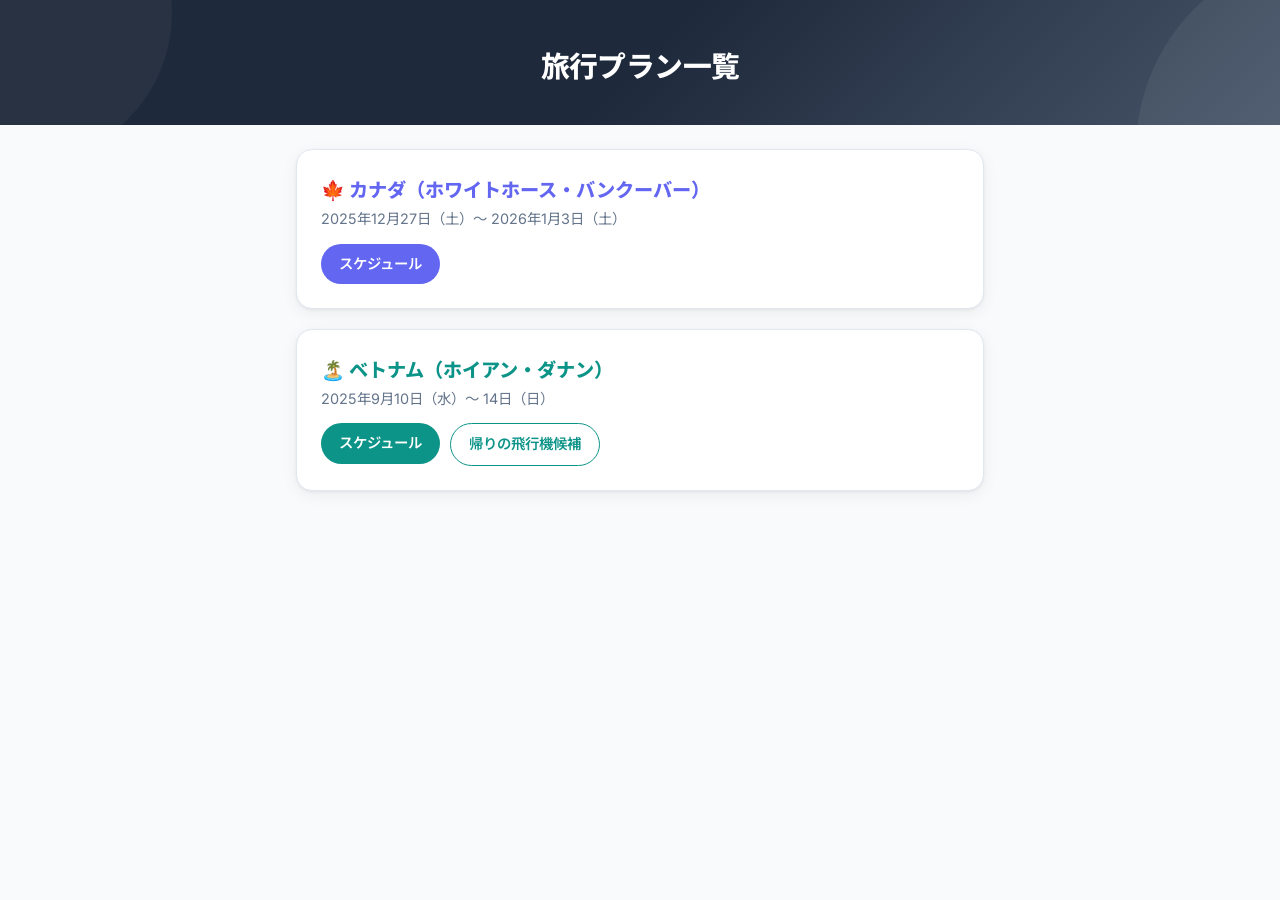
<file: index.html>
<!DOCTYPE html>
<html lang="ja">
<head>
<meta charset="UTF-8">
<meta name="viewport" content="width=device-width, initial-scale=1">
<title>旅行プラン一覧</title>
<meta name="description" content="これまでの旅行のスケジュールと飛行機候補の一覧。">
<meta property="og:type" content="website">
<meta property="og:title" content="旅行プラン一覧">
<meta property="og:description" content="これまでの旅行のスケジュールと飛行機候補の一覧。">
<meta name="theme-color" content="#334155">
<link rel="icon" href="data:image/svg+xml,<svg xmlns='http://www.w3.org/2000/svg' viewBox='0 0 100 100'><text y='.9em' font-size='90'>🧳</text></svg>">
<link rel="preconnect" href="https://fonts.googleapis.com">
<link rel="preconnect" href="https://fonts.gstatic.com" crossorigin>
<link href="https://fonts.googleapis.com/css2?family=Inter:wght@400;600;800&family=Noto+Sans+JP:wght@400;600;800&display=swap" rel="stylesheet">
<link rel="stylesheet" href="common.css">
<style>
  :root {
    --primary: #475569;
    --primary-dark: #334155;
    --primary-light: #cbd5e1;
    --primary-tint: rgba(71,85,105,0.08);
    --primary-tint-border: rgba(71,85,105,0.15);
    --bg: #f8fafc;
    --text: #0f172a;
    --gradient-start: #1e293b;
    --gradient-end: #475569;
    --shadow-hover: 0 4px 24px rgba(71,85,105,0.16);
  }

  .trip-card { padding: 24px; }

  .trip-card h2 {
    font-size: 1.2em;
    font-weight: 800;
    color: var(--trip-color);
  }

  .trip-card .period {
    font-size: 0.9em;
    color: var(--text-muted);
    margin-bottom: 12px;
  }

  .trip-links {
    list-style: none;
    display: flex;
    flex-wrap: wrap;
    gap: 10px;
  }

  .trip-links a {
    display: inline-block;
    padding: 8px 18px;
    border-radius: 50px;
    font-size: 0.9em;
    font-weight: 600;
    text-decoration: none;
    color: #fff;
    background: var(--trip-color);
  }

  .trip-links a.secondary {
    color: var(--trip-color);
    background: transparent;
    border: 1px solid var(--trip-color);
  }

  .canada  { --trip-color: #6366f1; }
  .vietnam { --trip-color: #0d9488; }

  @media (prefers-color-scheme: dark) {
    .canada  { --trip-color: #a5b4fc; }
    .vietnam { --trip-color: #5eead4; }
    .trip-links a { color: #0b1120; }
  }
</style>
</head>
<body>

<header class="hero">
  <h1>旅行プラン一覧</h1>
</header>

<main class="container">

  <section class="card trip-card canada">
    <h2>🍁 カナダ（ホワイトホース・バンクーバー）</h2>
    <p class="period">2025年12月27日（土）〜 2026年1月3日（土）</p>
    <ul class="trip-links">
      <li><a href="canada.html">スケジュール</a></li>
    </ul>
  </section>

  <section class="card trip-card vietnam">
    <h2>🏝️ ベトナム（ホイアン・ダナン）</h2>
    <p class="period">2025年9月10日（水）〜 14日（日）</p>
    <ul class="trip-links">
      <li><a href="vietnam.html">スケジュール</a></li>
      <li><a class="secondary" href="vietnam-flights.html">帰りの飛行機候補</a></li>
    </ul>
  </section>

</main>

</body>
</html>
</file>
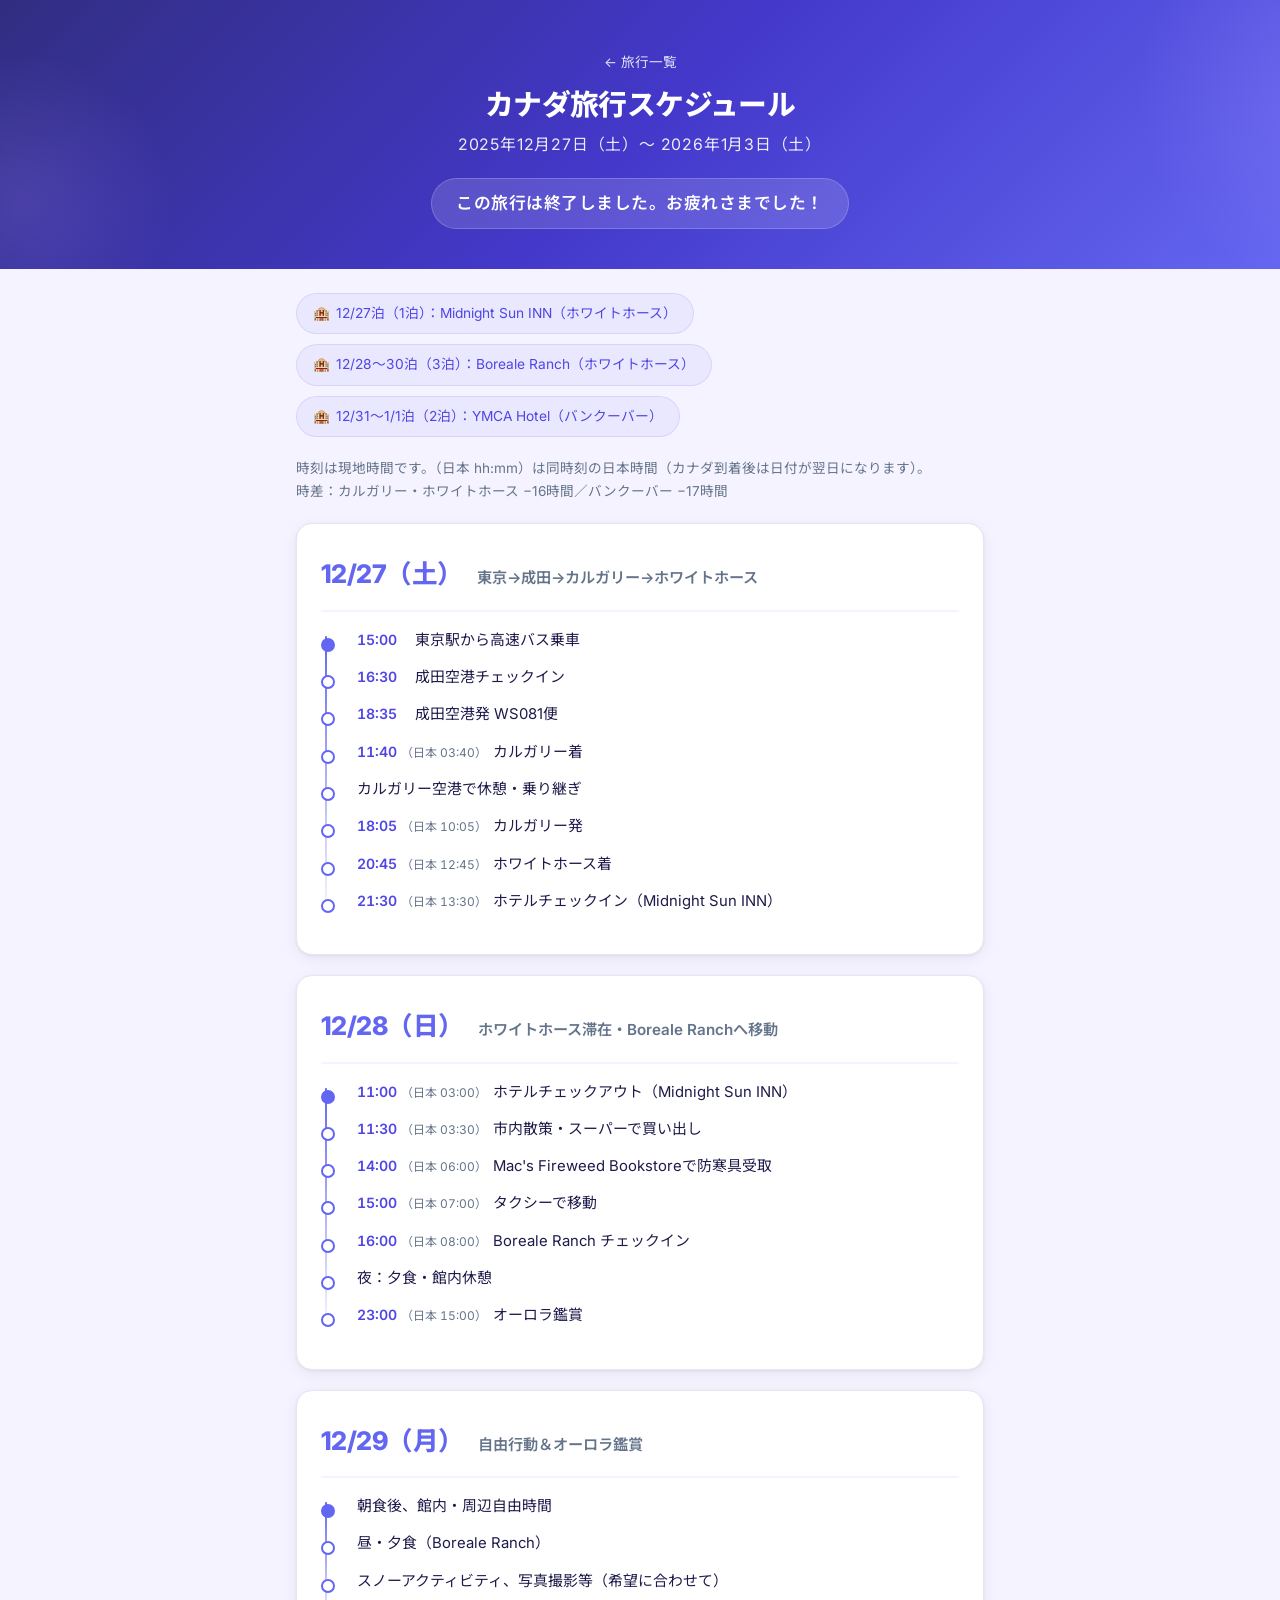
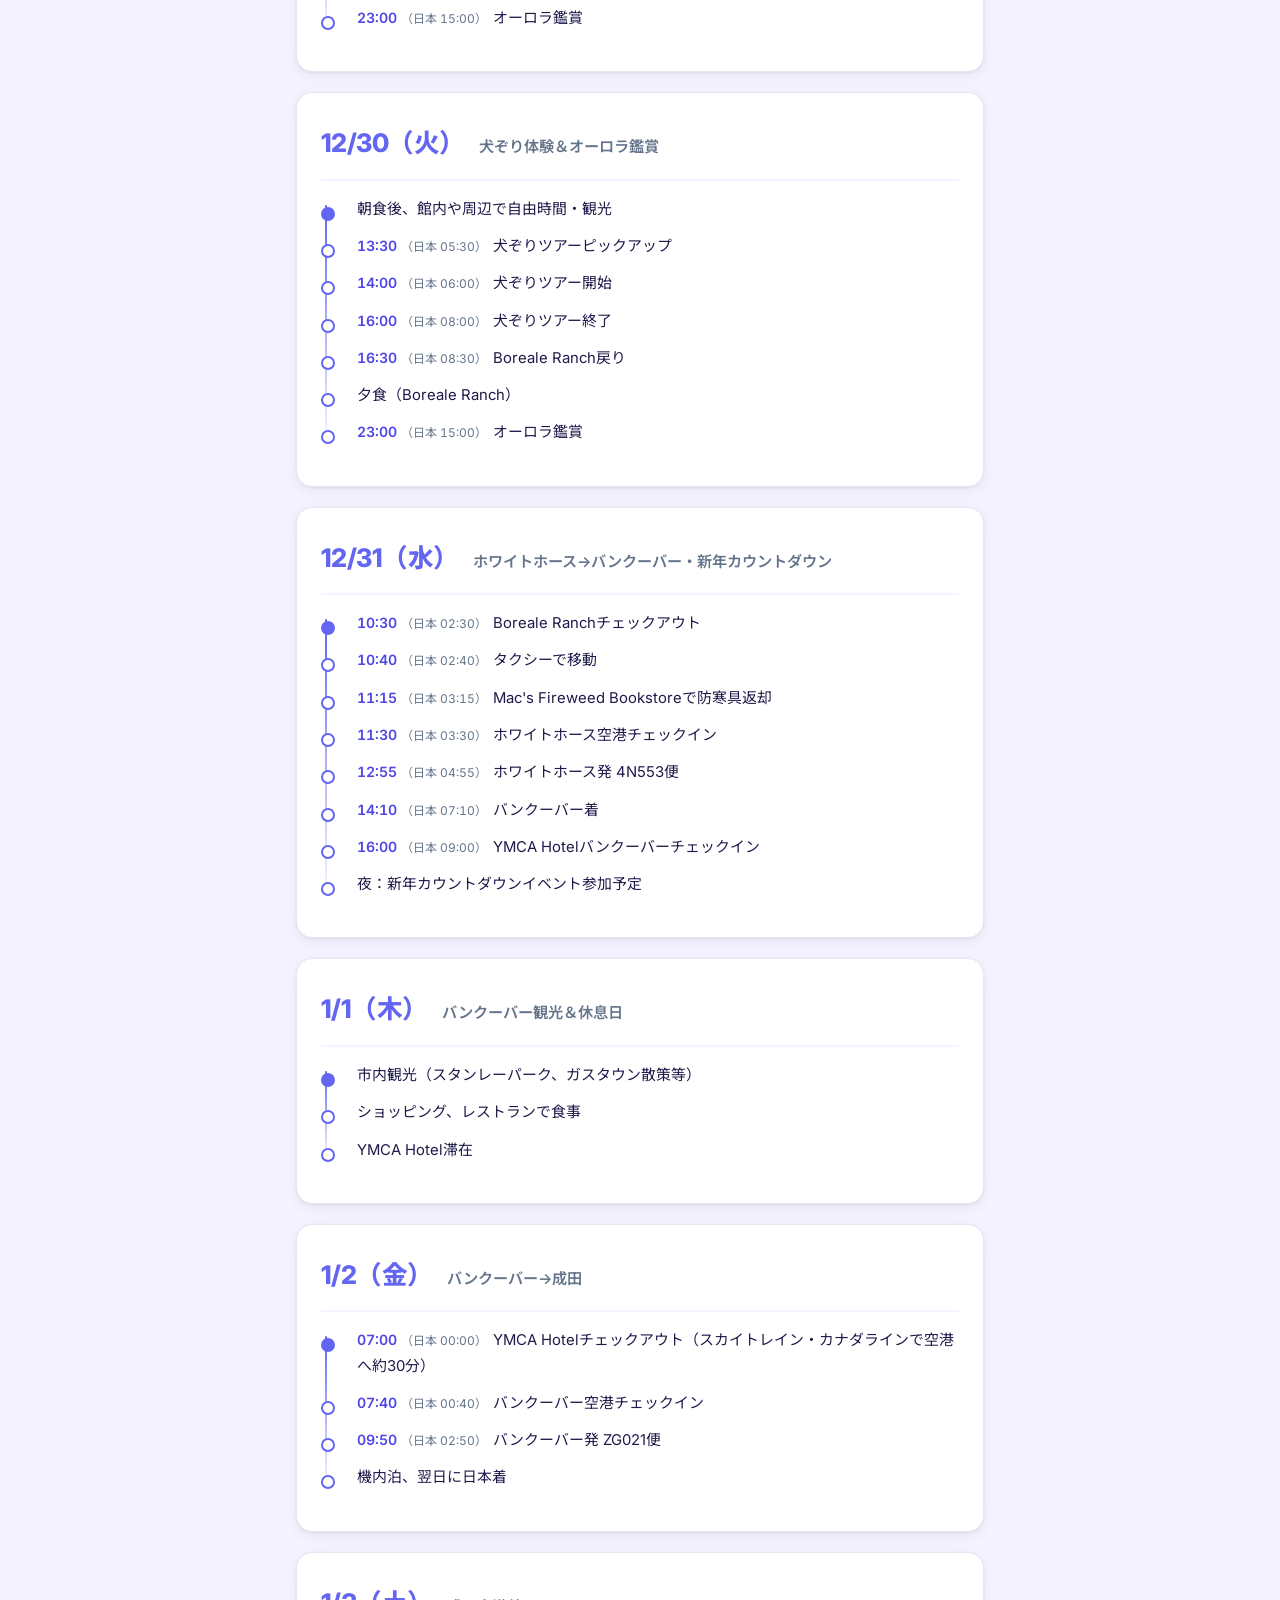
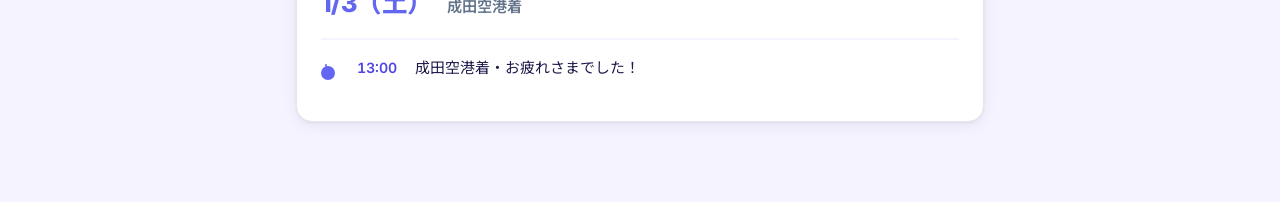
<file: canada.html>
<!DOCTYPE html>
<html lang="ja">
<head>
<meta charset="UTF-8">
<meta name="viewport" content="width=device-width, initial-scale=1">
<title>カナダ旅行スケジュール（2025年12月27日～2026年1月3日）</title>
<meta name="description" content="ホワイトホースでオーロラ鑑賞、バンクーバーで年越しをするカナダ旅行のスケジュール。">
<meta property="og:type" content="website">
<meta property="og:title" content="カナダ旅行スケジュール（2025/12/27〜2026/1/3）">
<meta property="og:description" content="ホワイトホースでオーロラ鑑賞、バンクーバーで年越しをするカナダ旅行のスケジュール。">
<meta name="theme-color" content="#4338ca">
<link rel="icon" href="data:image/svg+xml,<svg xmlns='http://www.w3.org/2000/svg' viewBox='0 0 100 100'><text y='.9em' font-size='90'>🍁</text></svg>">
<link rel="preconnect" href="https://fonts.googleapis.com">
<link rel="preconnect" href="https://fonts.gstatic.com" crossorigin>
<link href="https://fonts.googleapis.com/css2?family=Inter:wght@400;600;800&family=Noto+Sans+JP:wght@400;600;800&display=swap" rel="stylesheet">
<link rel="stylesheet" href="common.css">
<style>
  :root {
    --primary: #6366f1;
    --primary-dark: #4f46e5;
    --primary-light: #a5b4fc;
    --primary-tint: rgba(99,102,241,0.08);
    --primary-tint-border: rgba(99,102,241,0.15);
    --bg: #f5f3ff;
    --text: #1e1b4b;
    --gradient-start: #312e81;
    --gradient-mid: #4338ca;
    --gradient-end: #6366f1;
    --hero-glow: radial-gradient(circle, rgba(167,139,250,0.25) 0%, transparent 70%);
    --shadow-hover: 0 4px 24px rgba(99,102,241,0.14);
  }
</style>
<script src="countdown.js" defer></script>
</head>
<body>

<header class="hero">
  <a class="back-link" href="index.html">← 旅行一覧</a>
  <h1>カナダ旅行スケジュール</h1>
  <p class="subtitle">2025年12月27日（土）〜 2026年1月3日（土）</p>
  <p class="countdown" aria-live="polite"
     data-start="2025-12-27T15:00:00+09:00"
     data-end="2026-01-03T13:00:00+09:00">出発まであと--日--時間--分</p>
</header>

<main class="container">

  <ul class="hotels">
    <li class="hotel">12/27泊（1泊）：Midnight Sun INN（ホワイトホース）</li>
    <li class="hotel">12/28〜30泊（3泊）：Boreale Ranch（ホワイトホース）</li>
    <li class="hotel">12/31〜1/1泊（2泊）：YMCA Hotel（バンクーバー）</li>
  </ul>

  <p class="legend">時刻は現地時間です。（日本 hh:mm）は同時刻の日本時間（カナダ到着後は日付が翌日になります）。<br>
  時差：カルガリー・ホワイトホース −16時間／バンクーバー −17時間</p>

  <section class="card day-card">
    <h2 class="day-header">
      <time class="day-date" datetime="2025-12-27">12/27（土）</time>
      <span class="day-title">東京→成田→カルガリー→ホワイトホース</span>
    </h2>
    <ul class="timeline">
      <li><span class="time">15:00</span>東京駅から高速バス乗車</li>
      <li><span class="time">16:30</span>成田空港チェックイン</li>
      <li><span class="time">18:35</span>成田空港発 WS081便</li>
      <li><span class="time">11:40<span class="jst">（日本 03:40）</span></span>カルガリー着</li>
      <li>カルガリー空港で休憩・乗り継ぎ</li>
      <li><span class="time">18:05<span class="jst">（日本 10:05）</span></span>カルガリー発</li>
      <li><span class="time">20:45<span class="jst">（日本 12:45）</span></span>ホワイトホース着</li>
      <li><span class="time">21:30<span class="jst">（日本 13:30）</span></span>ホテルチェックイン（Midnight Sun INN）</li>
    </ul>
  </section>

  <section class="card day-card">
    <h2 class="day-header">
      <time class="day-date" datetime="2025-12-28">12/28（日）</time>
      <span class="day-title">ホワイトホース滞在・Boreale Ranchへ移動</span>
    </h2>
    <ul class="timeline">
      <li><span class="time">11:00<span class="jst">（日本 03:00）</span></span>ホテルチェックアウト（Midnight Sun INN）</li>
      <li><span class="time">11:30<span class="jst">（日本 03:30）</span></span>市内散策・スーパーで買い出し</li>
      <li><span class="time">14:00<span class="jst">（日本 06:00）</span></span>Mac's Fireweed Bookstoreで防寒具受取</li>
      <li><span class="time">15:00<span class="jst">（日本 07:00）</span></span>タクシーで移動</li>
      <li><span class="time">16:00<span class="jst">（日本 08:00）</span></span>Boreale Ranch チェックイン</li>
      <li>夜：夕食・館内休憩</li>
      <li><span class="time">23:00<span class="jst">（日本 15:00）</span></span>オーロラ鑑賞</li>
    </ul>
  </section>

  <section class="card day-card">
    <h2 class="day-header">
      <time class="day-date" datetime="2025-12-29">12/29（月）</time>
      <span class="day-title">自由行動＆オーロラ鑑賞</span>
    </h2>
    <ul class="timeline">
      <li>朝食後、館内・周辺自由時間</li>
      <li>昼・夕食（Boreale Ranch）</li>
      <li>スノーアクティビティ、写真撮影等（希望に合わせて）</li>
      <li><span class="time">23:00<span class="jst">（日本 15:00）</span></span>オーロラ鑑賞</li>
    </ul>
  </section>

  <section class="card day-card">
    <h2 class="day-header">
      <time class="day-date" datetime="2025-12-30">12/30（火）</time>
      <span class="day-title">犬ぞり体験＆オーロラ鑑賞</span>
    </h2>
    <ul class="timeline">
      <li>朝食後、館内や周辺で自由時間・観光</li>
      <li><span class="time">13:30<span class="jst">（日本 05:30）</span></span>犬ぞりツアーピックアップ</li>
      <li><span class="time">14:00<span class="jst">（日本 06:00）</span></span>犬ぞりツアー開始</li>
      <li><span class="time">16:00<span class="jst">（日本 08:00）</span></span>犬ぞりツアー終了</li>
      <li><span class="time">16:30<span class="jst">（日本 08:30）</span></span>Boreale Ranch戻り</li>
      <li>夕食（Boreale Ranch）</li>
      <li><span class="time">23:00<span class="jst">（日本 15:00）</span></span>オーロラ鑑賞</li>
    </ul>
  </section>

  <section class="card day-card">
    <h2 class="day-header">
      <time class="day-date" datetime="2025-12-31">12/31（水）</time>
      <span class="day-title">ホワイトホース→バンクーバー・新年カウントダウン</span>
    </h2>
    <ul class="timeline">
      <li><span class="time">10:30<span class="jst">（日本 02:30）</span></span>Boreale Ranchチェックアウト</li>
      <li><span class="time">10:40<span class="jst">（日本 02:40）</span></span>タクシーで移動</li>
      <li><span class="time">11:15<span class="jst">（日本 03:15）</span></span>Mac's Fireweed Bookstoreで防寒具返却</li>
      <li><span class="time">11:30<span class="jst">（日本 03:30）</span></span>ホワイトホース空港チェックイン</li>
      <li><span class="time">12:55<span class="jst">（日本 04:55）</span></span>ホワイトホース発 4N553便</li>
      <li><span class="time">14:10<span class="jst">（日本 07:10）</span></span>バンクーバー着</li>
      <li><span class="time">16:00<span class="jst">（日本 09:00）</span></span>YMCA Hotelバンクーバーチェックイン</li>
      <li>夜：新年カウントダウンイベント参加予定</li>
    </ul>
  </section>

  <section class="card day-card">
    <h2 class="day-header">
      <time class="day-date" datetime="2026-01-01">1/1（木）</time>
      <span class="day-title">バンクーバー観光＆休息日</span>
    </h2>
    <ul class="timeline">
      <li>市内観光（スタンレーパーク、ガスタウン散策等）</li>
      <li>ショッピング、レストランで食事</li>
      <li>YMCA Hotel滞在</li>
    </ul>
  </section>

  <section class="card day-card">
    <h2 class="day-header">
      <time class="day-date" datetime="2026-01-02">1/2（金）</time>
      <span class="day-title">バンクーバー→成田</span>
    </h2>
    <ul class="timeline">
      <li><span class="time">07:00<span class="jst">（日本 00:00）</span></span>YMCA Hotelチェックアウト（スカイトレイン・カナダラインで空港へ約30分）</li>
      <li><span class="time">07:40<span class="jst">（日本 00:40）</span></span>バンクーバー空港チェックイン</li>
      <li><span class="time">09:50<span class="jst">（日本 02:50）</span></span>バンクーバー発 ZG021便</li>
      <li>機内泊、翌日に日本着</li>
    </ul>
  </section>

  <section class="card day-card">
    <h2 class="day-header">
      <time class="day-date" datetime="2026-01-03">1/3（土）</time>
      <span class="day-title">成田空港着</span>
    </h2>
    <ul class="timeline">
      <li><span class="time">13:00</span>成田空港着・お疲れさまでした！</li>
    </ul>
  </section>

</main>

</body>
</html>
</file>
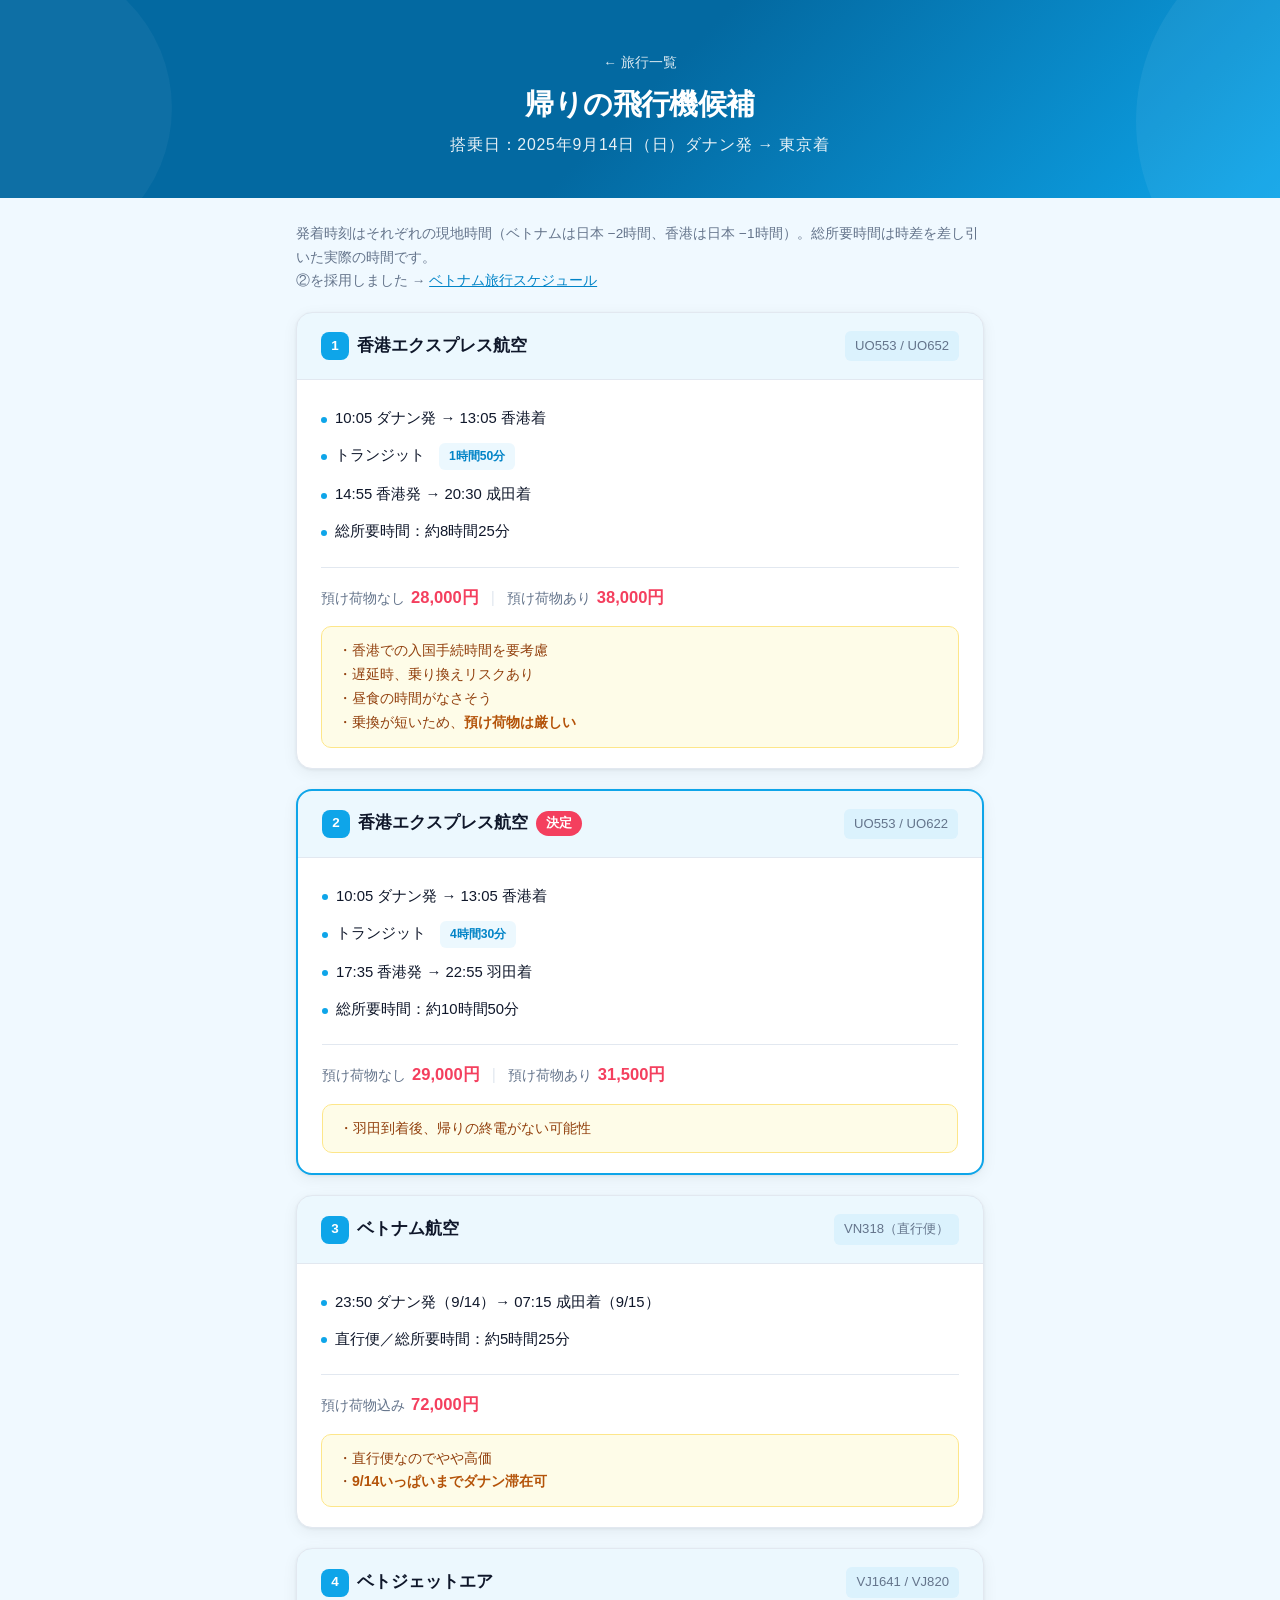
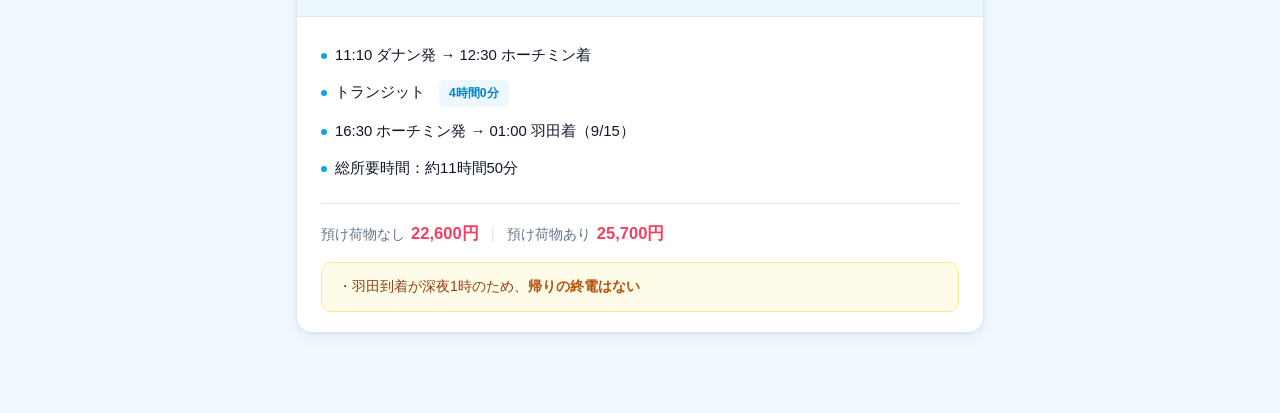
<file: Plane.html>
<!DOCTYPE html>
<html lang="ja">
<head>
<meta charset="UTF-8">
<meta name="viewport" content="width=device-width, initial-scale=1">
<title>移動しました</title>
<meta http-equiv="refresh" content="0; url=vietnam-flights.html">
<link rel="canonical" href="vietnam-flights.html">
</head>
<body>
<p>このページは <a href="vietnam-flights.html">帰りの飛行機候補</a> に移動しました。</p>
</body>
</html>
</file>
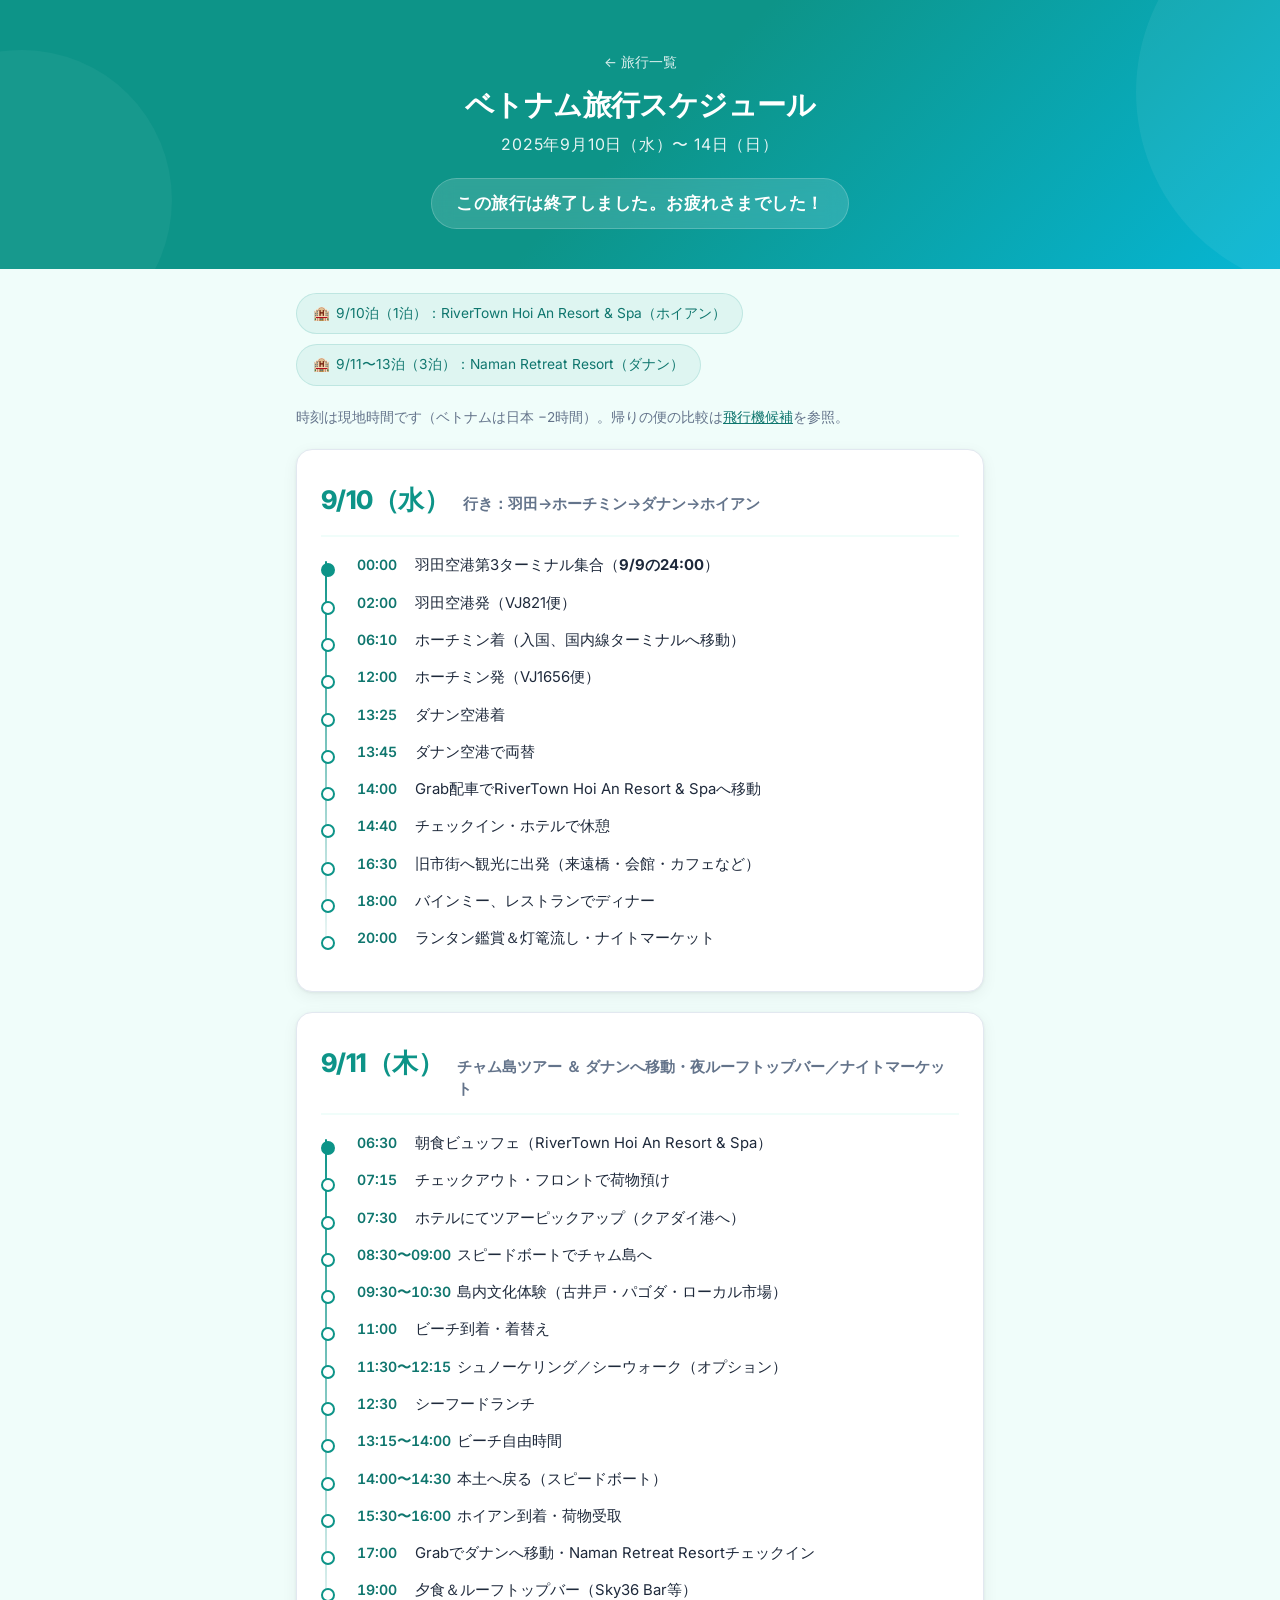
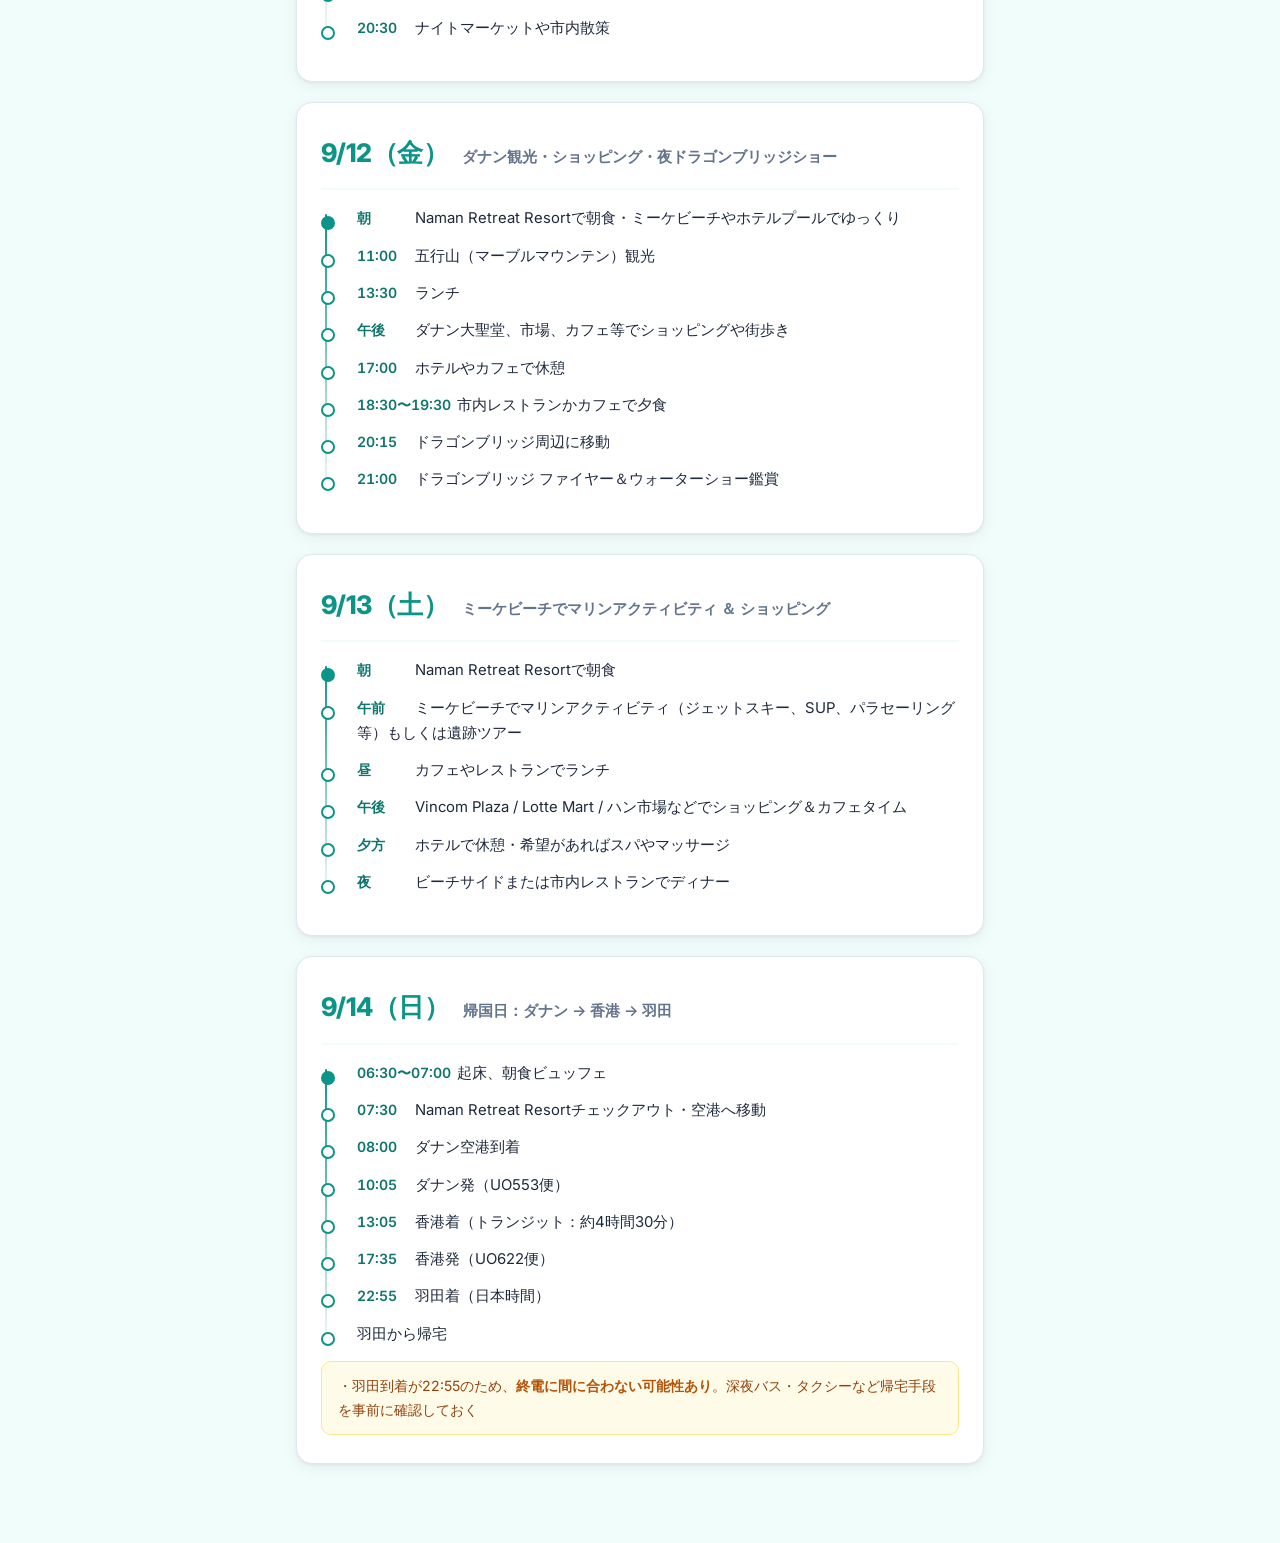
<file: schedule.html>
<!DOCTYPE html>
<html lang="ja">
<head>
<meta charset="UTF-8">
<meta name="viewport" content="width=device-width, initial-scale=1">
<title>移動しました</title>
<meta http-equiv="refresh" content="0; url=vietnam.html">
<link rel="canonical" href="vietnam.html">
</head>
<body>
<p>このページは <a href="vietnam.html">ベトナム旅行スケジュール</a> に移動しました。</p>
</body>
</html>
</file>
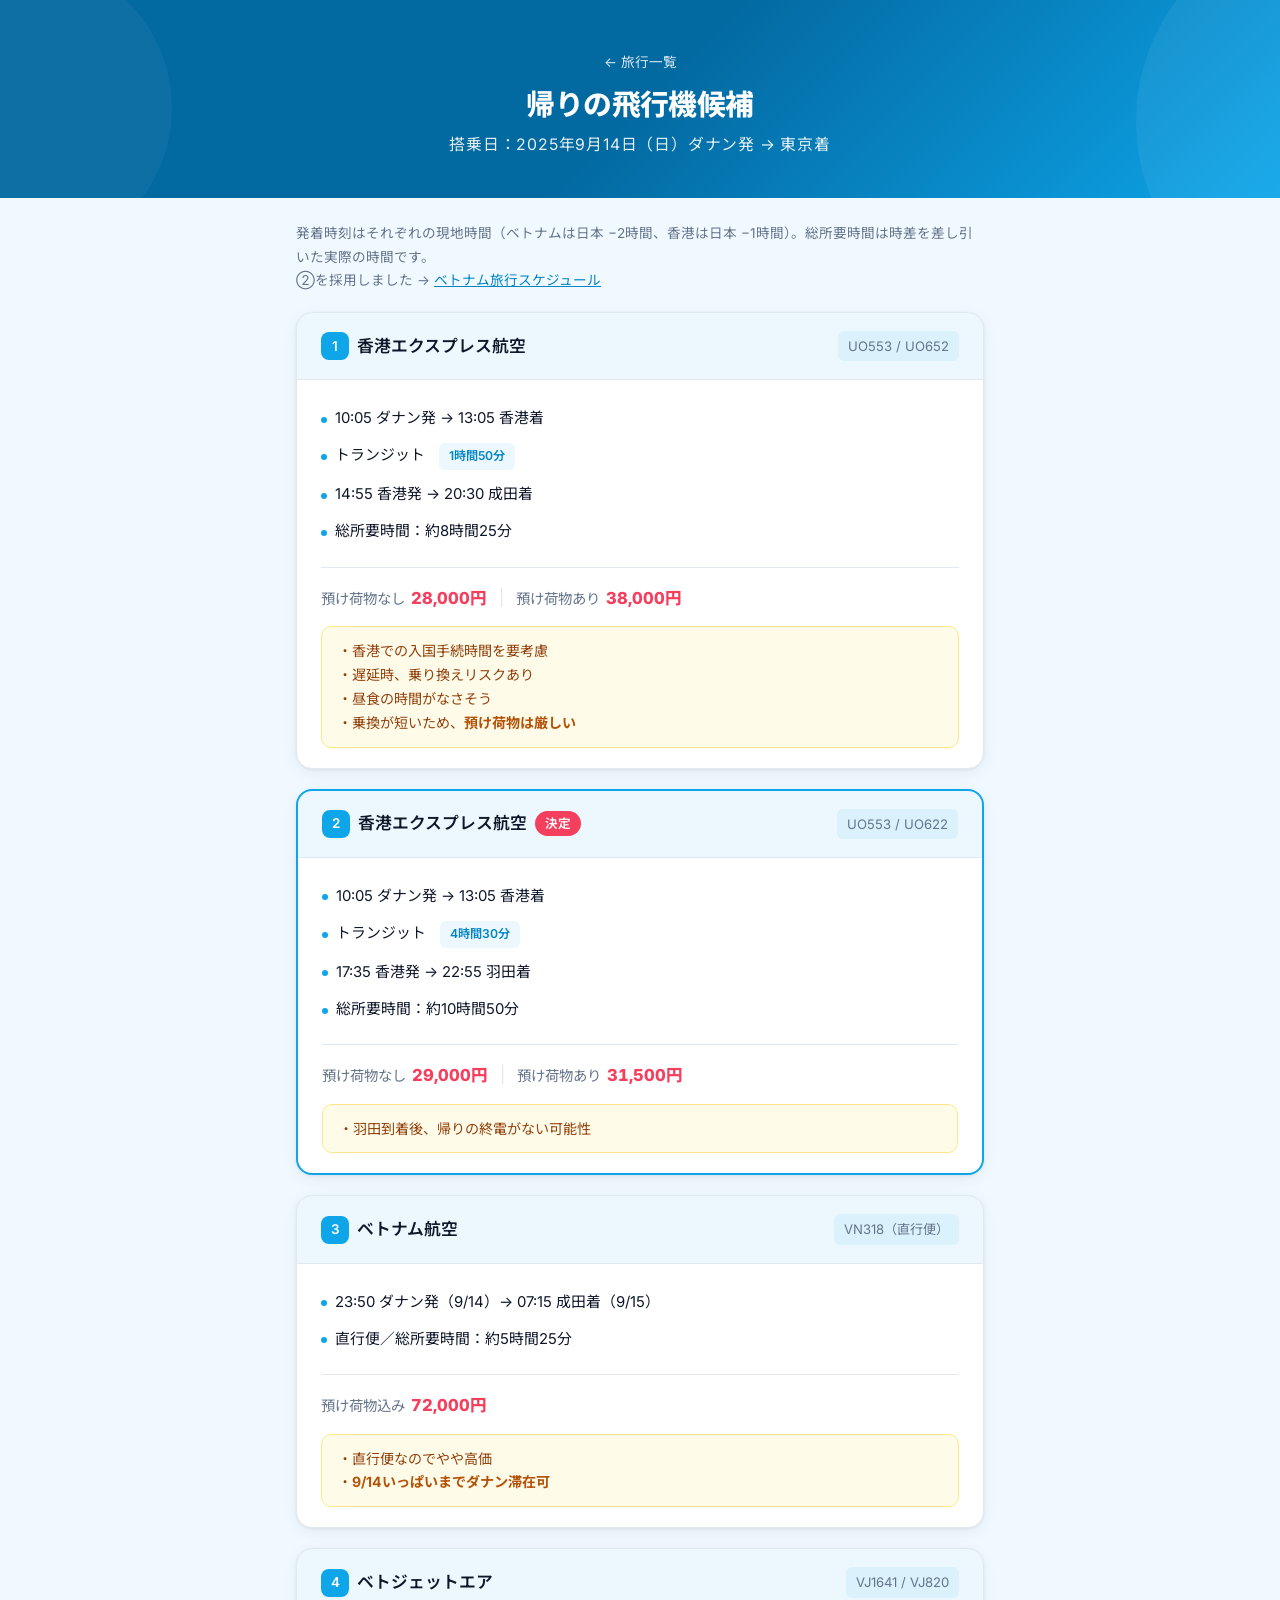
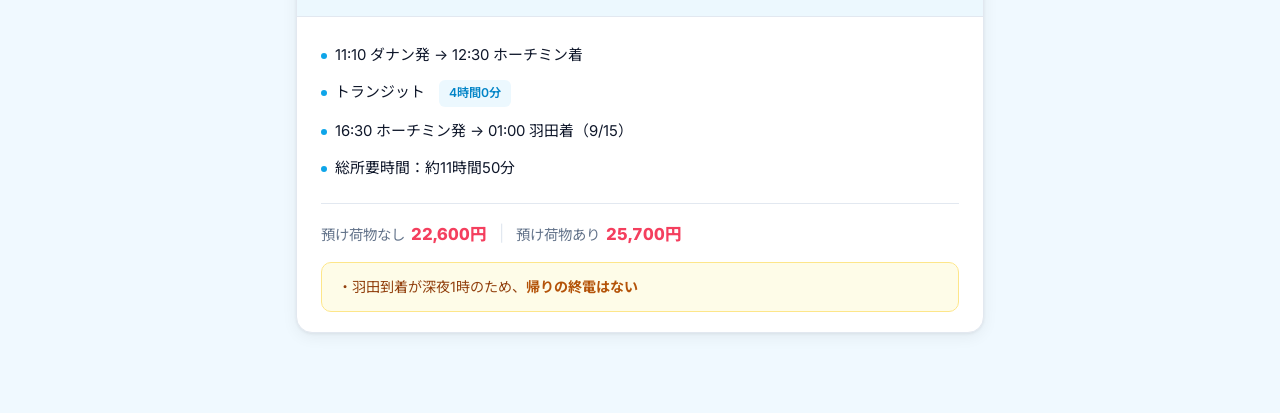
<file: vietnam-flights.html>
<!DOCTYPE html>
<html lang="ja">
<head>
<meta charset="UTF-8">
<meta name="viewport" content="width=device-width, initial-scale=1">
<title>ベトナム旅行 帰りの飛行機候補（2025年9月14日発）</title>
<meta name="description" content="ダナン発・東京着の帰りの飛行機候補4便の比較。">
<meta property="og:type" content="website">
<meta property="og:title" content="ベトナム旅行 帰りの飛行機候補（2025/9/14発）">
<meta property="og:description" content="ダナン発・東京着の帰りの飛行機候補4便の比較。">
<meta name="theme-color" content="#0369a1">
<link rel="icon" href="data:image/svg+xml,<svg xmlns='http://www.w3.org/2000/svg' viewBox='0 0 100 100'><text y='.9em' font-size='90'>✈️</text></svg>">
<link rel="preconnect" href="https://fonts.googleapis.com">
<link rel="preconnect" href="https://fonts.gstatic.com" crossorigin>
<link href="https://fonts.googleapis.com/css2?family=Inter:wght@400;600;800&family=Noto+Sans+JP:wght@400;600;800&display=swap" rel="stylesheet">
<link rel="stylesheet" href="common.css">
<style>
  :root {
    --primary: #0ea5e9;
    --primary-dark: #0284c7;
    --primary-light: #7dd3fc;
    --primary-tint: rgba(14,165,233,0.08);
    --primary-tint-border: rgba(14,165,233,0.15);
    --accent: #f43f5e;
    --bg: #f0f9ff;
    --text: #0f172a;
    --gradient-start: #0369a1;
    --gradient-end: #0ea5e9;
    --shadow-hover: 0 4px 24px rgba(14,165,233,0.14);
  }

  @media (prefers-color-scheme: dark) {
    :root { --accent: #fb7185; }
  }

  .card-header {
    display: flex;
    align-items: center;
    justify-content: space-between;
    gap: 8px;
    padding: 18px 24px;
    background: var(--primary-tint);
    border-bottom: 1px solid var(--border);
  }

  .card-header h2 {
    font-size: 1.05em;
    font-weight: 600;
    display: flex;
    align-items: center;
    gap: 8px;
  }

  .card-number {
    display: inline-flex;
    align-items: center;
    justify-content: center;
    width: 28px;
    height: 28px;
    background: var(--primary);
    color: #fff;
    font-size: 0.8em;
    border-radius: 8px;
    flex-shrink: 0;
  }

  .flight-code {
    font-size: 0.82em;
    color: var(--text-muted);
    background: var(--primary-tint);
    padding: 4px 10px;
    border-radius: 6px;
  }

  .card.chosen { border: 2px solid var(--primary); }

  .chosen-badge {
    font-size: 0.75em;
    font-weight: 600;
    color: #fff;
    background: var(--accent);
    padding: 2px 10px;
    border-radius: 50px;
  }

  .card-body { padding: 20px 24px; }

  .route-list {
    list-style: none;
    margin-bottom: 16px;
  }

  .route-list li {
    display: flex;
    align-items: flex-start;
    gap: 8px;
    padding: 6px 0;
    font-size: 0.93em;
  }

  .route-list li::before {
    content: '';
    width: 6px;
    height: 6px;
    border-radius: 50%;
    background: var(--primary);
    flex-shrink: 0;
    margin-top: 0.7em;
  }

  .transit-badge {
    display: inline-block;
    font-size: 0.82em;
    font-weight: 600;
    color: var(--primary-text);
    background: var(--primary-tint);
    padding: 3px 10px;
    border-radius: 6px;
    margin-left: 6px;
  }

  .price-row {
    display: flex;
    flex-wrap: wrap;
    gap: 12px;
    margin-top: 16px;
    padding-top: 16px;
    border-top: 1px solid var(--border);
  }

  .price-item {
    display: flex;
    align-items: baseline;
    gap: 6px;
    font-size: 0.9em;
  }

  .price-label { color: var(--text-muted); }

  .price-value {
    font-weight: 800;
    font-size: 1.15em;
    color: var(--accent);
    font-variant-numeric: tabular-nums;
  }

  .price-divider { color: var(--border); }

  @media (max-width: 600px) {
    .card-header { flex-direction: column; align-items: flex-start; padding: 16px; }
    .card-body { padding: 16px; }
    .price-row { flex-direction: column; gap: 6px; }
    .price-divider { display: none; }
  }
</style>
</head>
<body>

<header class="hero">
  <a class="back-link" href="index.html">← 旅行一覧</a>
  <h1>帰りの飛行機候補</h1>
  <p class="subtitle">搭乗日：2025年9月14日（日）ダナン発 → 東京着</p>
</header>

<main class="container">

  <p class="legend">発着時刻はそれぞれの現地時間（ベトナムは日本 −2時間、香港は日本 −1時間）。総所要時間は時差を差し引いた実際の時間です。<br>
  ②を採用しました → <a href="vietnam.html">ベトナム旅行スケジュール</a></p>

  <section class="card">
    <div class="card-header">
      <h2><span class="card-number">1</span>香港エクスプレス航空</h2>
      <span class="flight-code">UO553 / UO652</span>
    </div>
    <div class="card-body">
      <ul class="route-list">
        <li>10:05 ダナン発 → 13:05 香港着</li>
        <li>トランジット <span class="transit-badge">1時間50分</span></li>
        <li>14:55 香港発 → 20:30 成田着</li>
        <li>総所要時間：約8時間25分</li>
      </ul>
      <div class="price-row">
        <div class="price-item">
          <span class="price-label">預け荷物なし</span>
          <span class="price-value">28,000円</span>
        </div>
        <span class="price-divider" aria-hidden="true">|</span>
        <div class="price-item">
          <span class="price-label">預け荷物あり</span>
          <span class="price-value">38,000円</span>
        </div>
      </div>
      <div class="note-box">
        ・香港での入国手続時間を要考慮<br>
        ・遅延時、乗り換えリスクあり<br>
        ・昼食の時間がなさそう<br>
        ・乗換が短いため、<b>預け荷物は厳しい</b>
      </div>
    </div>
  </section>

  <section class="card chosen">
    <div class="card-header">
      <h2><span class="card-number">2</span>香港エクスプレス航空 <span class="chosen-badge">決定</span></h2>
      <span class="flight-code">UO553 / UO622</span>
    </div>
    <div class="card-body">
      <ul class="route-list">
        <li>10:05 ダナン発 → 13:05 香港着</li>
        <li>トランジット <span class="transit-badge">4時間30分</span></li>
        <li>17:35 香港発 → 22:55 羽田着</li>
        <li>総所要時間：約10時間50分</li>
      </ul>
      <div class="price-row">
        <div class="price-item">
          <span class="price-label">預け荷物なし</span>
          <span class="price-value">29,000円</span>
        </div>
        <span class="price-divider" aria-hidden="true">|</span>
        <div class="price-item">
          <span class="price-label">預け荷物あり</span>
          <span class="price-value">31,500円</span>
        </div>
      </div>
      <div class="note-box">
        ・羽田到着後、帰りの終電がない可能性
      </div>
    </div>
  </section>

  <section class="card">
    <div class="card-header">
      <h2><span class="card-number">3</span>ベトナム航空</h2>
      <span class="flight-code">VN318（直行便）</span>
    </div>
    <div class="card-body">
      <ul class="route-list">
        <li>23:50 ダナン発（9/14）→ 07:15 成田着（9/15）</li>
        <li>直行便／総所要時間：約5時間25分</li>
      </ul>
      <div class="price-row">
        <div class="price-item">
          <span class="price-label">預け荷物込み</span>
          <span class="price-value">72,000円</span>
        </div>
      </div>
      <div class="note-box">
        ・直行便なのでやや高価<br>
        ・<b>9/14いっぱいまでダナン滞在可</b>
      </div>
    </div>
  </section>

  <section class="card">
    <div class="card-header">
      <h2><span class="card-number">4</span>ベトジェットエア</h2>
      <span class="flight-code">VJ1641 / VJ820</span>
    </div>
    <div class="card-body">
      <ul class="route-list">
        <li>11:10 ダナン発 → 12:30 ホーチミン着</li>
        <li>トランジット <span class="transit-badge">4時間0分</span></li>
        <li>16:30 ホーチミン発 → 01:00 羽田着（9/15）</li>
        <li>総所要時間：約11時間50分</li>
      </ul>
      <div class="price-row">
        <div class="price-item">
          <span class="price-label">預け荷物なし</span>
          <span class="price-value">22,600円</span>
        </div>
        <span class="price-divider" aria-hidden="true">|</span>
        <div class="price-item">
          <span class="price-label">預け荷物あり</span>
          <span class="price-value">25,700円</span>
        </div>
      </div>
      <div class="note-box">
        ・羽田到着が深夜1時のため、<b>帰りの終電はない</b>
      </div>
    </div>
  </section>

</main>

</body>
</html>
</file>
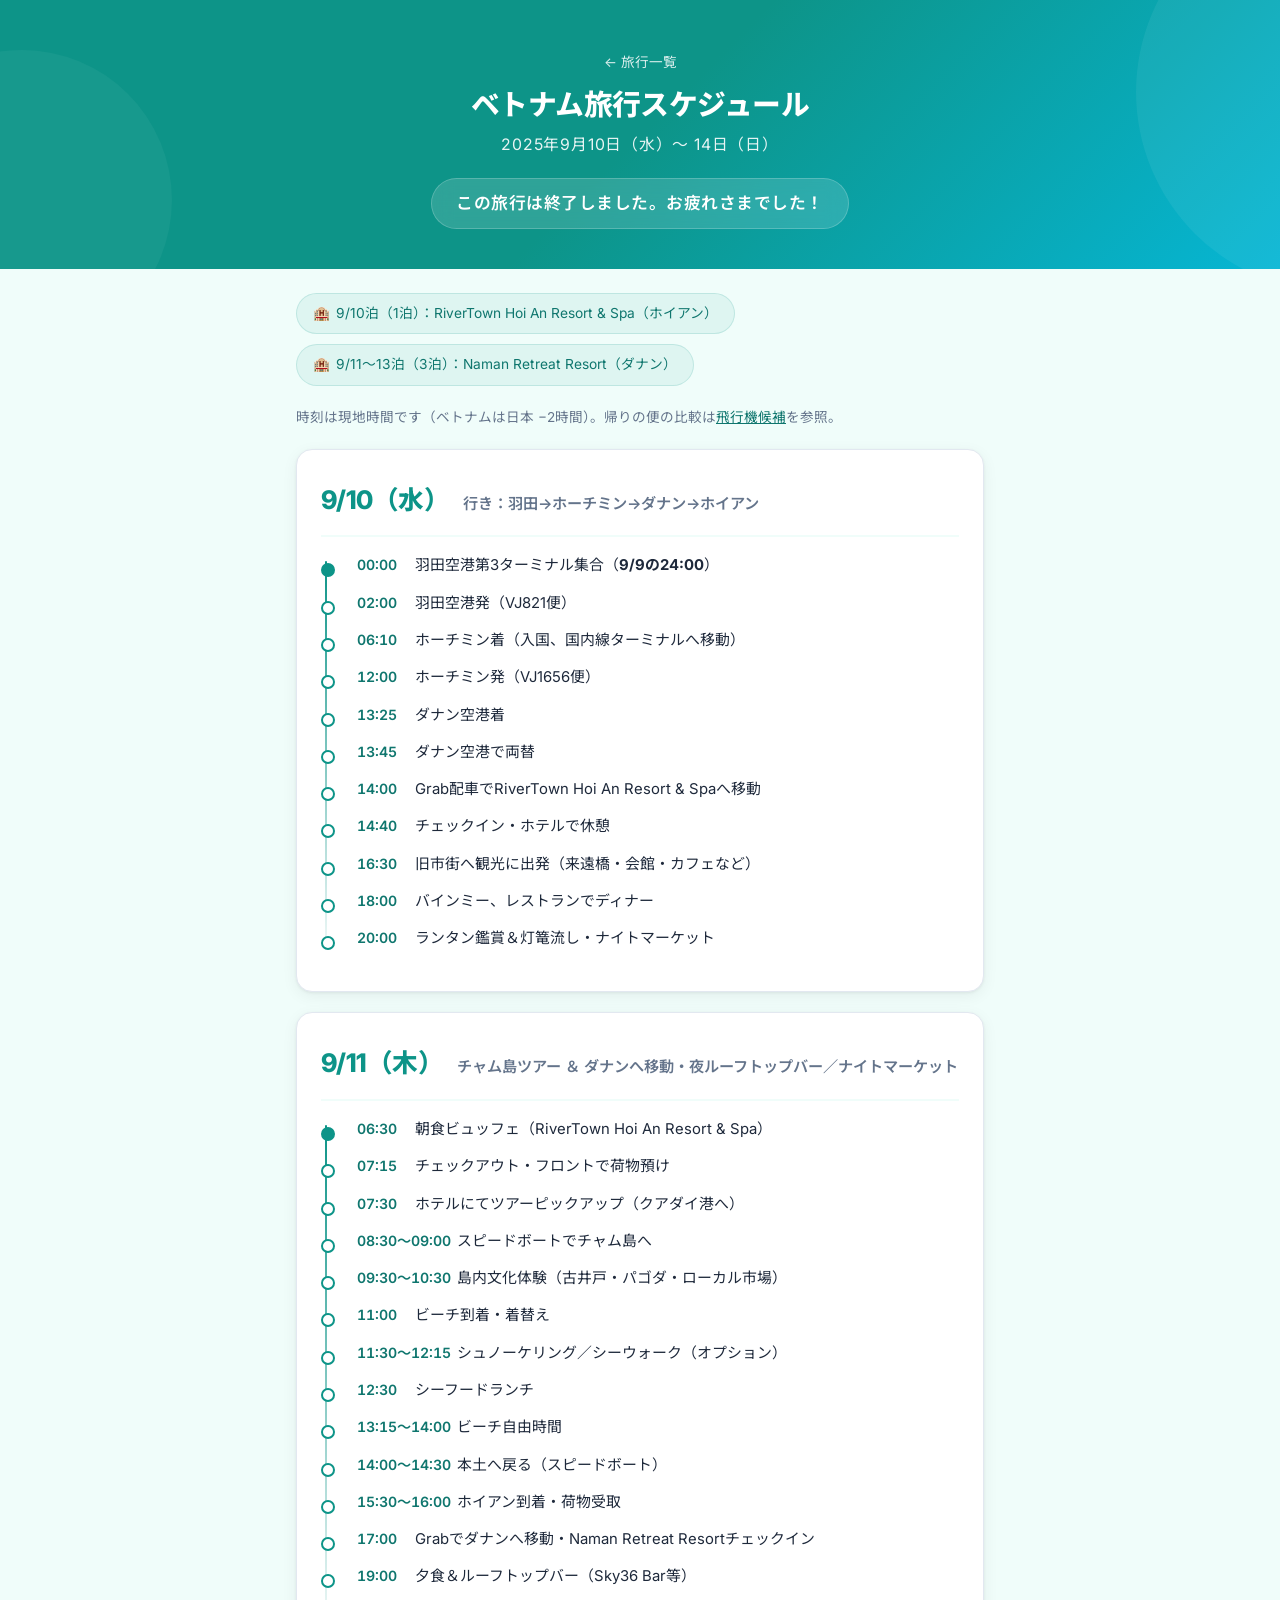
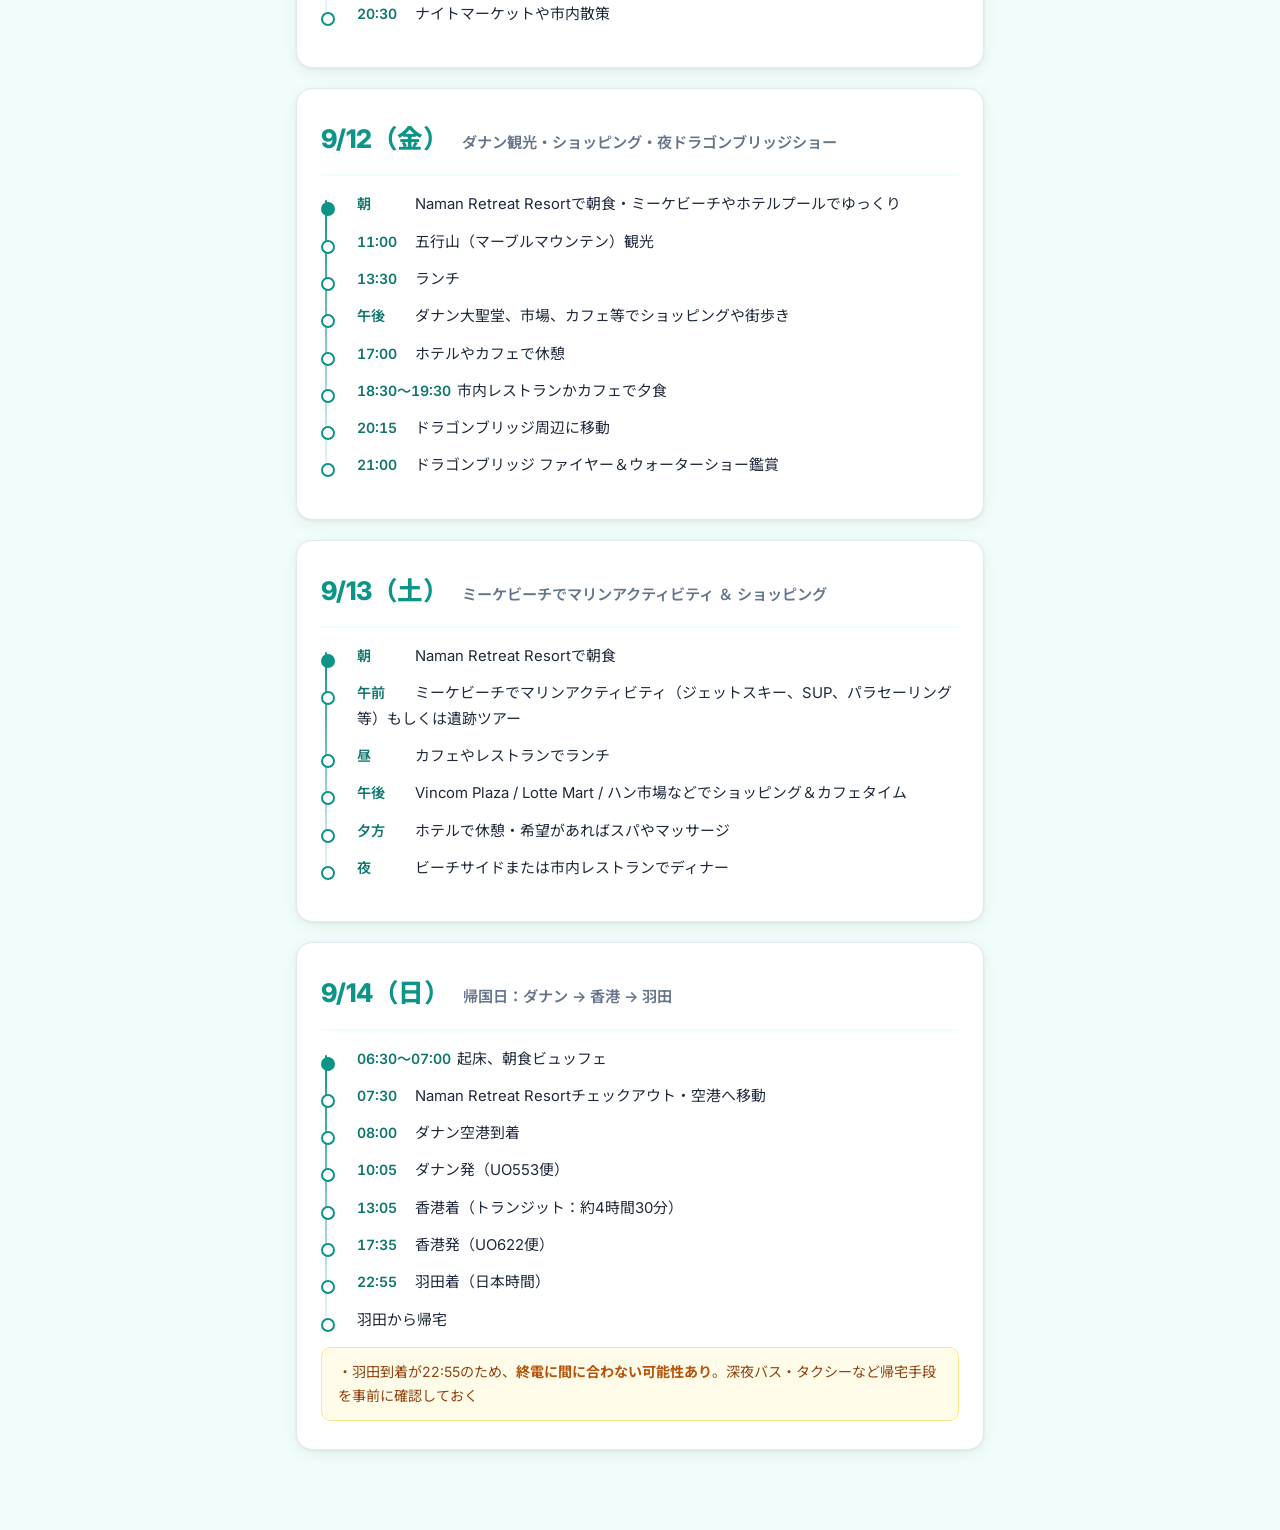
<file: vietnam.html>
<!DOCTYPE html>
<html lang="ja">
<head>
<meta charset="UTF-8">
<meta name="viewport" content="width=device-width, initial-scale=1">
<title>ベトナム旅行スケジュール（2025年9月10日～14日）</title>
<meta name="description" content="ホイアン・チャム島・ダナンを巡るベトナム旅行のスケジュール。">
<meta property="og:type" content="website">
<meta property="og:title" content="ベトナム旅行スケジュール（2025/9/10〜9/14）">
<meta property="og:description" content="ホイアン・チャム島・ダナンを巡るベトナム旅行のスケジュール。">
<meta name="theme-color" content="#0d9488">
<link rel="icon" href="data:image/svg+xml,<svg xmlns='http://www.w3.org/2000/svg' viewBox='0 0 100 100'><text y='.9em' font-size='90'>🏝️</text></svg>">
<link rel="preconnect" href="https://fonts.googleapis.com">
<link rel="preconnect" href="https://fonts.gstatic.com" crossorigin>
<link href="https://fonts.googleapis.com/css2?family=Inter:wght@400;600;800&family=Noto+Sans+JP:wght@400;600;800&display=swap" rel="stylesheet">
<link rel="stylesheet" href="common.css">
<style>
  :root {
    --primary: #0d9488;
    --primary-dark: #0f766e;
    --primary-light: #5eead4;
    --primary-tint: rgba(13,148,136,0.08);
    --primary-tint-border: rgba(13,148,136,0.15);
    --bg: #f0fdfa;
    --text: #1e293b;
    --gradient-start: #0d9488;
    --gradient-end: #06b6d4;
    --shadow-hover: 0 4px 24px rgba(13,148,136,0.12);
  }
</style>
<script src="countdown.js" defer></script>
</head>
<body>

<header class="hero">
  <a class="back-link" href="index.html">← 旅行一覧</a>
  <h1>ベトナム旅行スケジュール</h1>
  <p class="subtitle">2025年9月10日（水）〜 14日（日）</p>
  <p class="countdown" aria-live="polite"
     data-start="2025-09-10T00:00:00+09:00"
     data-end="2025-09-14T22:55:00+09:00">出発まであと--日--時間--分</p>
</header>

<main class="container">

  <ul class="hotels">
    <li class="hotel">9/10泊（1泊）：RiverTown Hoi An Resort &amp; Spa（ホイアン）</li>
    <li class="hotel">9/11〜13泊（3泊）：Naman Retreat Resort（ダナン）</li>
  </ul>

  <p class="legend">時刻は現地時間です（ベトナムは日本 −2時間）。帰りの便の比較は<a href="vietnam-flights.html">飛行機候補</a>を参照。</p>

  <section class="card day-card">
    <h2 class="day-header">
      <time class="day-date" datetime="2025-09-10">9/10（水）</time>
      <span class="day-title">行き：羽田→ホーチミン→ダナン→ホイアン</span>
    </h2>
    <ul class="timeline">
      <li><span class="time">00:00</span>羽田空港第3ターミナル集合（<b>9/9の24:00</b>）</li>
      <li><span class="time">02:00</span>羽田空港発（VJ821便）</li>
      <li><span class="time">06:10</span>ホーチミン着（入国、国内線ターミナルへ移動）</li>
      <li><span class="time">12:00</span>ホーチミン発（VJ1656便）</li>
      <li><span class="time">13:25</span>ダナン空港着</li>
      <li><span class="time">13:45</span>ダナン空港で両替</li>
      <li><span class="time">14:00</span>Grab配車でRiverTown Hoi An Resort &amp; Spaへ移動</li>
      <li><span class="time">14:40</span>チェックイン・ホテルで休憩</li>
      <li><span class="time">16:30</span>旧市街へ観光に出発（来遠橋・会館・カフェなど）</li>
      <li><span class="time">18:00</span>バインミー、レストランでディナー</li>
      <li><span class="time">20:00</span>ランタン鑑賞＆灯篭流し・ナイトマーケット</li>
    </ul>
  </section>

  <section class="card day-card">
    <h2 class="day-header">
      <time class="day-date" datetime="2025-09-11">9/11（木）</time>
      <span class="day-title">チャム島ツアー ＆ ダナンへ移動・夜ルーフトップバー／ナイトマーケット</span>
    </h2>
    <ul class="timeline">
      <li><span class="time">06:30</span>朝食ビュッフェ（RiverTown Hoi An Resort &amp; Spa）</li>
      <li><span class="time">07:15</span>チェックアウト・フロントで荷物預け</li>
      <li><span class="time">07:30</span>ホテルにてツアーピックアップ（クアダイ港へ）</li>
      <li><span class="time">08:30〜09:00</span>スピードボートでチャム島へ</li>
      <li><span class="time">09:30〜10:30</span>島内文化体験（古井戸・パゴダ・ローカル市場）</li>
      <li><span class="time">11:00</span>ビーチ到着・着替え</li>
      <li><span class="time">11:30〜12:15</span>シュノーケリング／シーウォーク（オプション）</li>
      <li><span class="time">12:30</span>シーフードランチ</li>
      <li><span class="time">13:15〜14:00</span>ビーチ自由時間</li>
      <li><span class="time">14:00〜14:30</span>本土へ戻る（スピードボート）</li>
      <li><span class="time">15:30〜16:00</span>ホイアン到着・荷物受取</li>
      <li><span class="time">17:00</span>Grabでダナンへ移動・Naman Retreat Resortチェックイン</li>
      <li><span class="time">19:00</span>夕食＆ルーフトップバー（Sky36 Bar等）</li>
      <li><span class="time">20:30</span>ナイトマーケットや市内散策</li>
    </ul>
  </section>

  <section class="card day-card">
    <h2 class="day-header">
      <time class="day-date" datetime="2025-09-12">9/12（金）</time>
      <span class="day-title">ダナン観光・ショッピング・夜ドラゴンブリッジショー</span>
    </h2>
    <ul class="timeline">
      <li><span class="time">朝</span>Naman Retreat Resortで朝食・ミーケビーチやホテルプールでゆっくり</li>
      <li><span class="time">11:00</span>五行山（マーブルマウンテン）観光</li>
      <li><span class="time">13:30</span>ランチ</li>
      <li><span class="time">午後</span>ダナン大聖堂、市場、カフェ等でショッピングや街歩き</li>
      <li><span class="time">17:00</span>ホテルやカフェで休憩</li>
      <li><span class="time">18:30〜19:30</span>市内レストランかカフェで夕食</li>
      <li><span class="time">20:15</span>ドラゴンブリッジ周辺に移動</li>
      <li><span class="time">21:00</span>ドラゴンブリッジ ファイヤー＆ウォーターショー鑑賞</li>
    </ul>
  </section>

  <section class="card day-card">
    <h2 class="day-header">
      <time class="day-date" datetime="2025-09-13">9/13（土）</time>
      <span class="day-title">ミーケビーチでマリンアクティビティ ＆ ショッピング</span>
    </h2>
    <ul class="timeline">
      <li><span class="time">朝</span>Naman Retreat Resortで朝食</li>
      <li><span class="time">午前</span>ミーケビーチでマリンアクティビティ（ジェットスキー、SUP、パラセーリング等）もしくは遺跡ツアー</li>
      <li><span class="time">昼</span>カフェやレストランでランチ</li>
      <li><span class="time">午後</span>Vincom Plaza / Lotte Mart / ハン市場などでショッピング＆カフェタイム</li>
      <li><span class="time">夕方</span>ホテルで休憩・希望があればスパやマッサージ</li>
      <li><span class="time">夜</span>ビーチサイドまたは市内レストランでディナー</li>
    </ul>
  </section>

  <section class="card day-card">
    <h2 class="day-header">
      <time class="day-date" datetime="2025-09-14">9/14（日）</time>
      <span class="day-title">帰国日：ダナン → 香港 → 羽田</span>
    </h2>
    <ul class="timeline">
      <li><span class="time">06:30〜07:00</span>起床、朝食ビュッフェ</li>
      <li><span class="time">07:30</span>Naman Retreat Resortチェックアウト・空港へ移動</li>
      <li><span class="time">08:00</span>ダナン空港到着</li>
      <li><span class="time">10:05</span>ダナン発（UO553便）</li>
      <li><span class="time">13:05</span>香港着（トランジット：約4時間30分）</li>
      <li><span class="time">17:35</span>香港発（UO622便）</li>
      <li><span class="time">22:55</span>羽田着（日本時間）</li>
      <li>羽田から帰宅</li>
    </ul>
    <div class="note-box">
      ・羽田到着が22:55のため、<b>終電に間に合わない可能性あり</b>。深夜バス・タクシーなど帰宅手段を事前に確認しておく
    </div>
  </section>

</main>

</body>
</html>
</file>
<file: common.css>
/* 全ページ共通スタイル。
   各ページは <style> で --primary 系の色変数だけを上書きする。 */

:root {
  --card-bg: #ffffff;
  --text-muted: #64748b;
  --border: #e2e8f0;
  --note-bg: #fefce8;
  --note-border: #fde68a;
  --note-text: #92400e;
  --note-strong: #b45309;
  --shadow: 0 1px 3px rgba(0,0,0,0.06), 0 4px 16px rgba(0,0,0,0.06);
  --radius: 16px;
  --primary-text: var(--primary-dark);
}

/* 各ページの :root 指定より優先させるため詳細度を上げている */
@media (prefers-color-scheme: dark) {
  :root:root {
    --bg: #0b1120;
    --card-bg: #111827;
    --text: #e5e7eb;
    --text-muted: #94a3b8;
    --border: #1f2937;
    --note-bg: #2a2410;
    --note-border: #6b5a1a;
    --note-text: #fde68a;
    --note-strong: #fcd34d;
    --shadow: 0 1px 3px rgba(0,0,0,0.4), 0 4px 16px rgba(0,0,0,0.3);
    --primary-text: var(--primary-light);
  }
}

* { margin: 0; padding: 0; box-sizing: border-box; }

body {
  font-family: "Inter", "Noto Sans JP", sans-serif;
  background: var(--bg);
  color: var(--text);
  line-height: 1.7;
  min-height: 100vh;
}

a { color: var(--primary-text); }

/* ---------- ヒーロー ---------- */

.hero {
  background: linear-gradient(135deg, var(--gradient-start) 0%, var(--gradient-mid, var(--gradient-start)) 50%, var(--gradient-end) 100%);
  padding: 48px 20px 40px;
  text-align: center;
  color: #fff;
  position: relative;
  overflow: hidden;
}

.hero::before,
.hero::after {
  content: '';
  position: absolute;
  border-radius: 50%;
  background: var(--hero-glow, rgba(255,255,255,0.06));
}

.hero::before { top: -40%; right: -20%; width: 400px; height: 400px; }
.hero::after  { bottom: -30%; left: -10%; width: 300px; height: 300px; opacity: 0.7; }

.hero > * { position: relative; z-index: 1; }

.hero h1 {
  font-size: 1.8em;
  font-weight: 800;
  letter-spacing: -0.02em;
  line-height: 1.3;
}

.hero .subtitle {
  margin-top: 8px;
  font-size: 0.99em;
  opacity: 0.9;
  letter-spacing: 0.05em;
}

.back-link {
  display: inline-block;
  margin-bottom: 12px;
  font-size: 0.85em;
  color: #fff;
  opacity: 0.85;
  text-decoration: none;
}

.back-link:hover { opacity: 1; text-decoration: underline; }

.countdown {
  display: inline-block;
  margin-top: 20px;
  background: rgba(255,255,255,0.14);
  backdrop-filter: blur(10px);
  -webkit-backdrop-filter: blur(10px);
  padding: 10px 24px;
  border-radius: 50px;
  font-size: 1.05em;
  font-weight: 600;
  letter-spacing: 0.5px;
  border: 1px solid rgba(255,255,255,0.2);
}

/* ---------- レイアウト ---------- */

.container {
  max-width: 720px;
  margin: 0 auto;
  padding: 24px 16px 60px;
}

.card {
  background: var(--card-bg);
  border-radius: var(--radius);
  box-shadow: var(--shadow);
  margin-bottom: 20px;
  border: 1px solid var(--border);
  overflow: hidden;
  transition: box-shadow 0.25s ease, transform 0.25s ease;
}

@media (hover: hover) {
  .card:hover {
    box-shadow: var(--shadow-hover);
    transform: translateY(-2px);
  }
}

.legend {
  font-size: 0.85em;
  color: var(--text-muted);
  margin-bottom: 20px;
}

.note-box {
  margin-top: 14px;
  padding: 12px 16px;
  background: var(--note-bg);
  border: 1px solid var(--note-border);
  border-radius: 10px;
  font-size: 0.88em;
  color: var(--note-text);
  line-height: 1.7;
}

.note-box b { color: var(--note-strong); }

/* ---------- 宿泊先 ---------- */

.hotels {
  list-style: none;
  display: flex;
  flex-wrap: wrap;
  gap: 10px;
  margin-bottom: 20px;
}

.hotel {
  display: inline-flex;
  align-items: center;
  gap: 6px;
  font-size: 0.86em;
  color: var(--primary-text);
  background: var(--primary-tint);
  padding: 8px 16px;
  border-radius: 50px;
  border: 1px solid var(--primary-tint-border);
}

.hotel::before {
  content: '\1F3E8';
  font-size: 1em;
}

/* ---------- 日別スケジュール ---------- */

.day-card { padding: 28px 24px; }

.day-header {
  display: flex;
  align-items: baseline;
  gap: 14px;
  margin-bottom: 16px;
  padding-bottom: 14px;
  border-bottom: 2px solid var(--bg);
  font-size: 1em;
}

.day-date {
  font-size: 1.6em;
  font-weight: 800;
  color: var(--primary);
  letter-spacing: -0.02em;
  white-space: nowrap;
}

.day-title {
  font-size: 0.95em;
  font-weight: 600;
  color: var(--text-muted);
  line-height: 1.4;
}

.timeline {
  list-style: none;
  position: relative;
  padding-left: 20px;
}

.timeline::before {
  content: '';
  position: absolute;
  left: 4px;
  top: 8px;
  bottom: 8px;
  width: 2px;
  background: linear-gradient(to bottom, var(--primary), var(--primary-tint));
  border-radius: 2px;
}

.timeline li {
  position: relative;
  padding-left: 16px;
  margin-bottom: 12px;
  font-size: 0.93em;
}

.timeline li::before {
  content: '';
  position: absolute;
  left: -20px;
  top: 10px;
  width: 10px;
  height: 10px;
  border-radius: 50%;
  background: var(--card-bg);
  border: 2px solid var(--primary);
}

.timeline li:first-child::before { background: var(--primary); }

.time {
  display: inline-block;
  font-weight: 600;
  color: var(--primary-text);
  min-width: 52px;
  margin-right: 6px;
  font-size: 0.95em;
  font-variant-numeric: tabular-nums;
}

.jst {
  font-weight: 400;
  font-size: 0.85em;
  color: var(--text-muted);
  margin-left: 4px;
}

/* ---------- レスポンシブ ---------- */

@media (max-width: 600px) {
  .hero { padding: 36px 16px 32px; }
  .hero h1 { font-size: 1.35em; }
  .hero .subtitle { font-size: 0.85em; }
  .countdown { font-size: 0.9em; padding: 8px 18px; }
  .container { padding: 16px 12px 40px; }
  .day-card { padding: 20px 16px; }
  .day-header { flex-direction: column; gap: 4px; }
  .day-date { font-size: 1.35em; }
  .hotels { flex-direction: column; align-items: flex-start; }
}

/* ---------- 印刷 ---------- */

@media print {
  :root:root {
    --bg: #fff;
    --card-bg: #fff;
    --text: #000;
    --text-muted: #444;
    --border: #ccc;
    --primary-text: #000;
  }
  body { font-size: 11pt; }
  .hero {
    background: none;
    color: #000;
    padding: 0 0 12px;
    border-bottom: 2px solid #000;
  }
  .hero::before, .hero::after, .countdown, .back-link { display: none; }
  .container { max-width: none; padding: 12px 0 0; }
  .card {
    box-shadow: none;
    break-inside: avoid;
    transform: none;
  }
}
</file>
